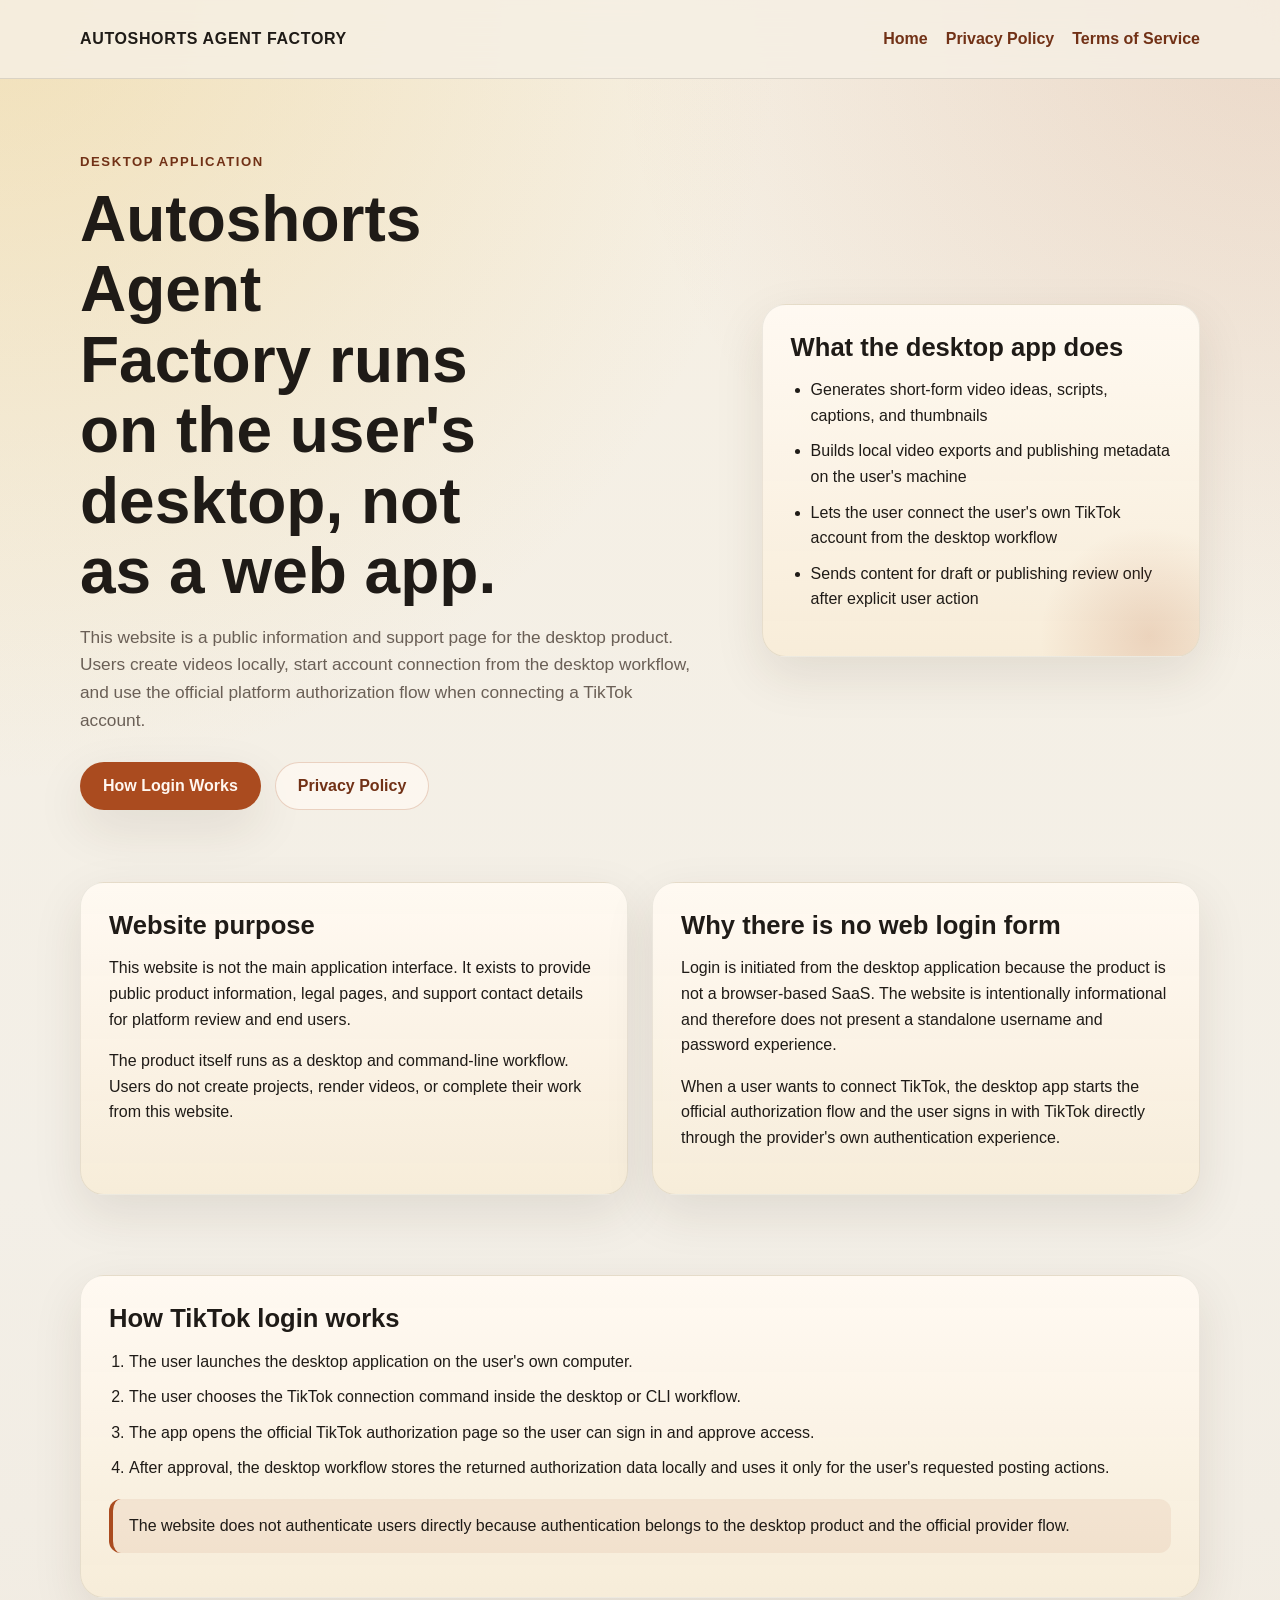
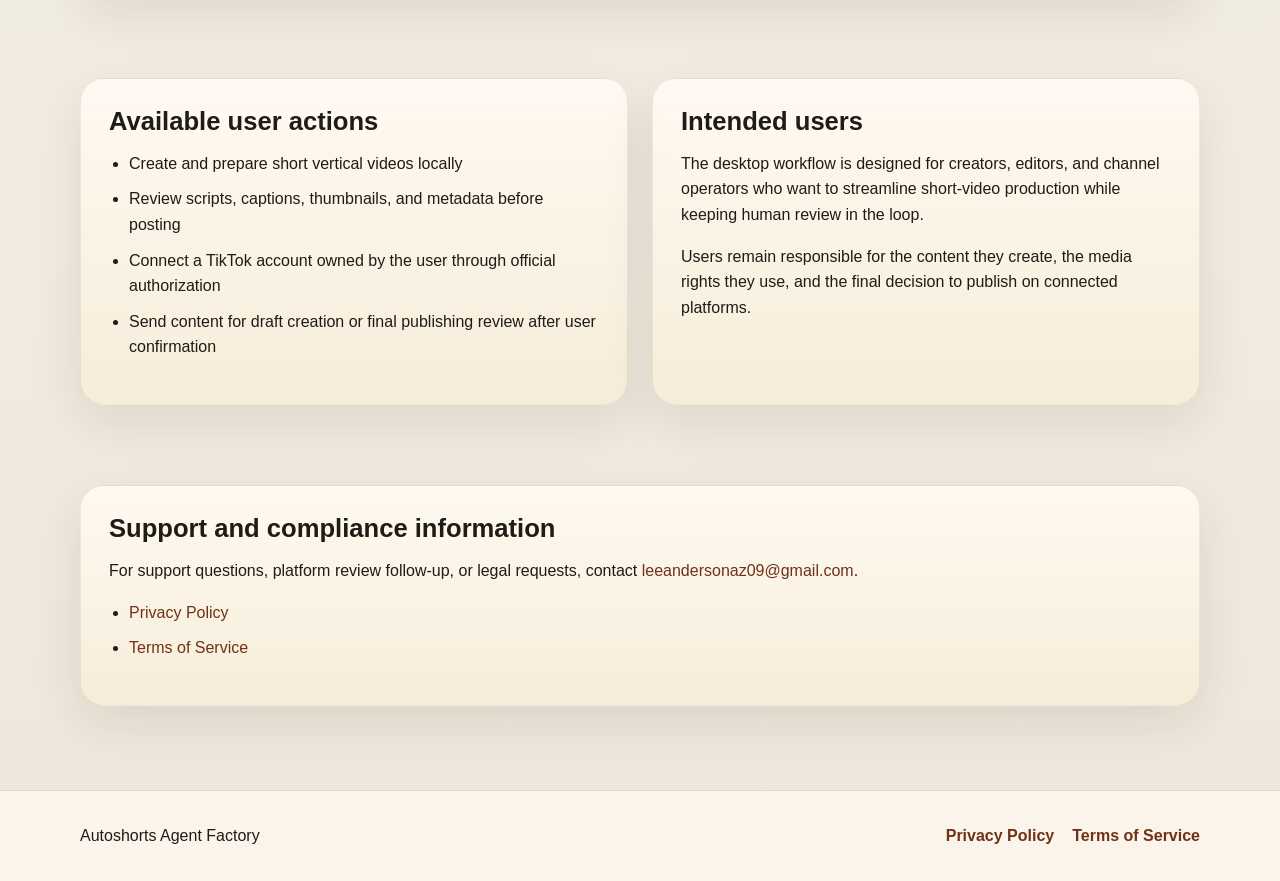
<file: index.html>
<!DOCTYPE html>
<html lang="en">
<head>
  <meta charset="UTF-8">
  <meta name="viewport" content="width=device-width, initial-scale=1.0">
  <title>Autoshorts Agent Factory</title>
  <meta name="description" content="Autoshorts Agent Factory is a desktop application that creates short-form videos and lets users connect their own TikTok account through an app-initiated authorization flow.">
  <link rel="stylesheet" href="./styles.css">
</head>
<body>
  <header class="site-header">
    <div class="container nav">
      <a class="brand" href="./index.html">Autoshorts Agent Factory</a>
      <nav class="nav-links" aria-label="Primary">
        <a href="./index.html">Home</a>
        <a href="./privacy.html">Privacy Policy</a>
        <a href="./terms.html">Terms of Service</a>
      </nav>
    </div>
  </header>

  <main>
    <section class="hero">
      <div class="container hero-grid">
        <div>
          <p class="eyebrow">Desktop Application</p>
          <h1>Autoshorts Agent Factory runs on the user's desktop, not as a web app.</h1>
          <p class="lead">
            This website is a public information and support page for the desktop product. Users create videos locally, start
            account connection from the desktop workflow, and use the official platform authorization flow when connecting a
            TikTok account.
          </p>
          <div class="actions">
            <a class="button primary" href="#login-flow">How Login Works</a>
            <a class="button secondary" href="./privacy.html">Privacy Policy</a>
          </div>
        </div>
        <div class="card spotlight">
          <h2>What the desktop app does</h2>
          <ul class="checklist">
            <li>Generates short-form video ideas, scripts, captions, and thumbnails</li>
            <li>Builds local video exports and publishing metadata on the user's machine</li>
            <li>Lets the user connect the user's own TikTok account from the desktop workflow</li>
            <li>Sends content for draft or publishing review only after explicit user action</li>
          </ul>
        </div>
      </div>
    </section>

    <section class="section">
      <div class="container grid-two">
        <article class="card">
          <h2>Website purpose</h2>
          <p>
            This website is not the main application interface. It exists to provide public product information, legal pages,
            and support contact details for platform review and end users.
          </p>
          <p>
            The product itself runs as a desktop and command-line workflow. Users do not create projects, render videos, or
            complete their work from this website.
          </p>
        </article>
        <article class="card">
          <h2>Why there is no web login form</h2>
          <p>
            Login is initiated from the desktop application because the product is not a browser-based SaaS. The website is
            intentionally informational and therefore does not present a standalone username and password experience.
          </p>
          <p>
            When a user wants to connect TikTok, the desktop app starts the official authorization flow and the user signs in
            with TikTok directly through the provider's own authentication experience.
          </p>
        </article>
      </div>
    </section>

    <section class="section" id="login-flow">
      <div class="container">
        <div class="card">
          <h2>How TikTok login works</h2>
          <ol class="flow-list">
            <li>The user launches the desktop application on the user's own computer.</li>
            <li>The user chooses the TikTok connection command inside the desktop or CLI workflow.</li>
            <li>The app opens the official TikTok authorization page so the user can sign in and approve access.</li>
            <li>After approval, the desktop workflow stores the returned authorization data locally and uses it only for the user's requested posting actions.</li>
          </ol>
          <p class="note">
            The website does not authenticate users directly because authentication belongs to the desktop product and the
            official provider flow.
          </p>
        </div>
      </div>
    </section>

    <section class="section">
      <div class="container grid-two">
        <article class="card">
          <h2>Available user actions</h2>
          <ul class="checklist">
            <li>Create and prepare short vertical videos locally</li>
            <li>Review scripts, captions, thumbnails, and metadata before posting</li>
            <li>Connect a TikTok account owned by the user through official authorization</li>
            <li>Send content for draft creation or final publishing review after user confirmation</li>
          </ul>
        </article>
        <article class="card">
          <h2>Intended users</h2>
          <p>
            The desktop workflow is designed for creators, editors, and channel operators who want to streamline short-video
            production while keeping human review in the loop.
          </p>
          <p>
            Users remain responsible for the content they create, the media rights they use, and the final decision to publish
            on connected platforms.
          </p>
        </article>
      </div>
    </section>

    <section class="section alt">
      <div class="container">
        <div class="card">
          <h2>Support and compliance information</h2>
          <p>
            For support questions, platform review follow-up, or legal requests, contact
            <a href="mailto:leeandersonaz09@gmail.com">leeandersonaz09@gmail.com</a>.
          </p>
          <ul class="link-list">
            <li><a href="./privacy.html">Privacy Policy</a></li>
            <li><a href="./terms.html">Terms of Service</a></li>
          </ul>
        </div>
      </div>
    </section>
  </main>

  <footer class="site-footer">
    <div class="container footer-content">
      <p>Autoshorts Agent Factory</p>
      <nav class="nav-links" aria-label="Footer">
        <a href="./privacy.html">Privacy Policy</a>
        <a href="./terms.html">Terms of Service</a>
      </nav>
    </div>
  </footer>
</body>
</html>
</file>
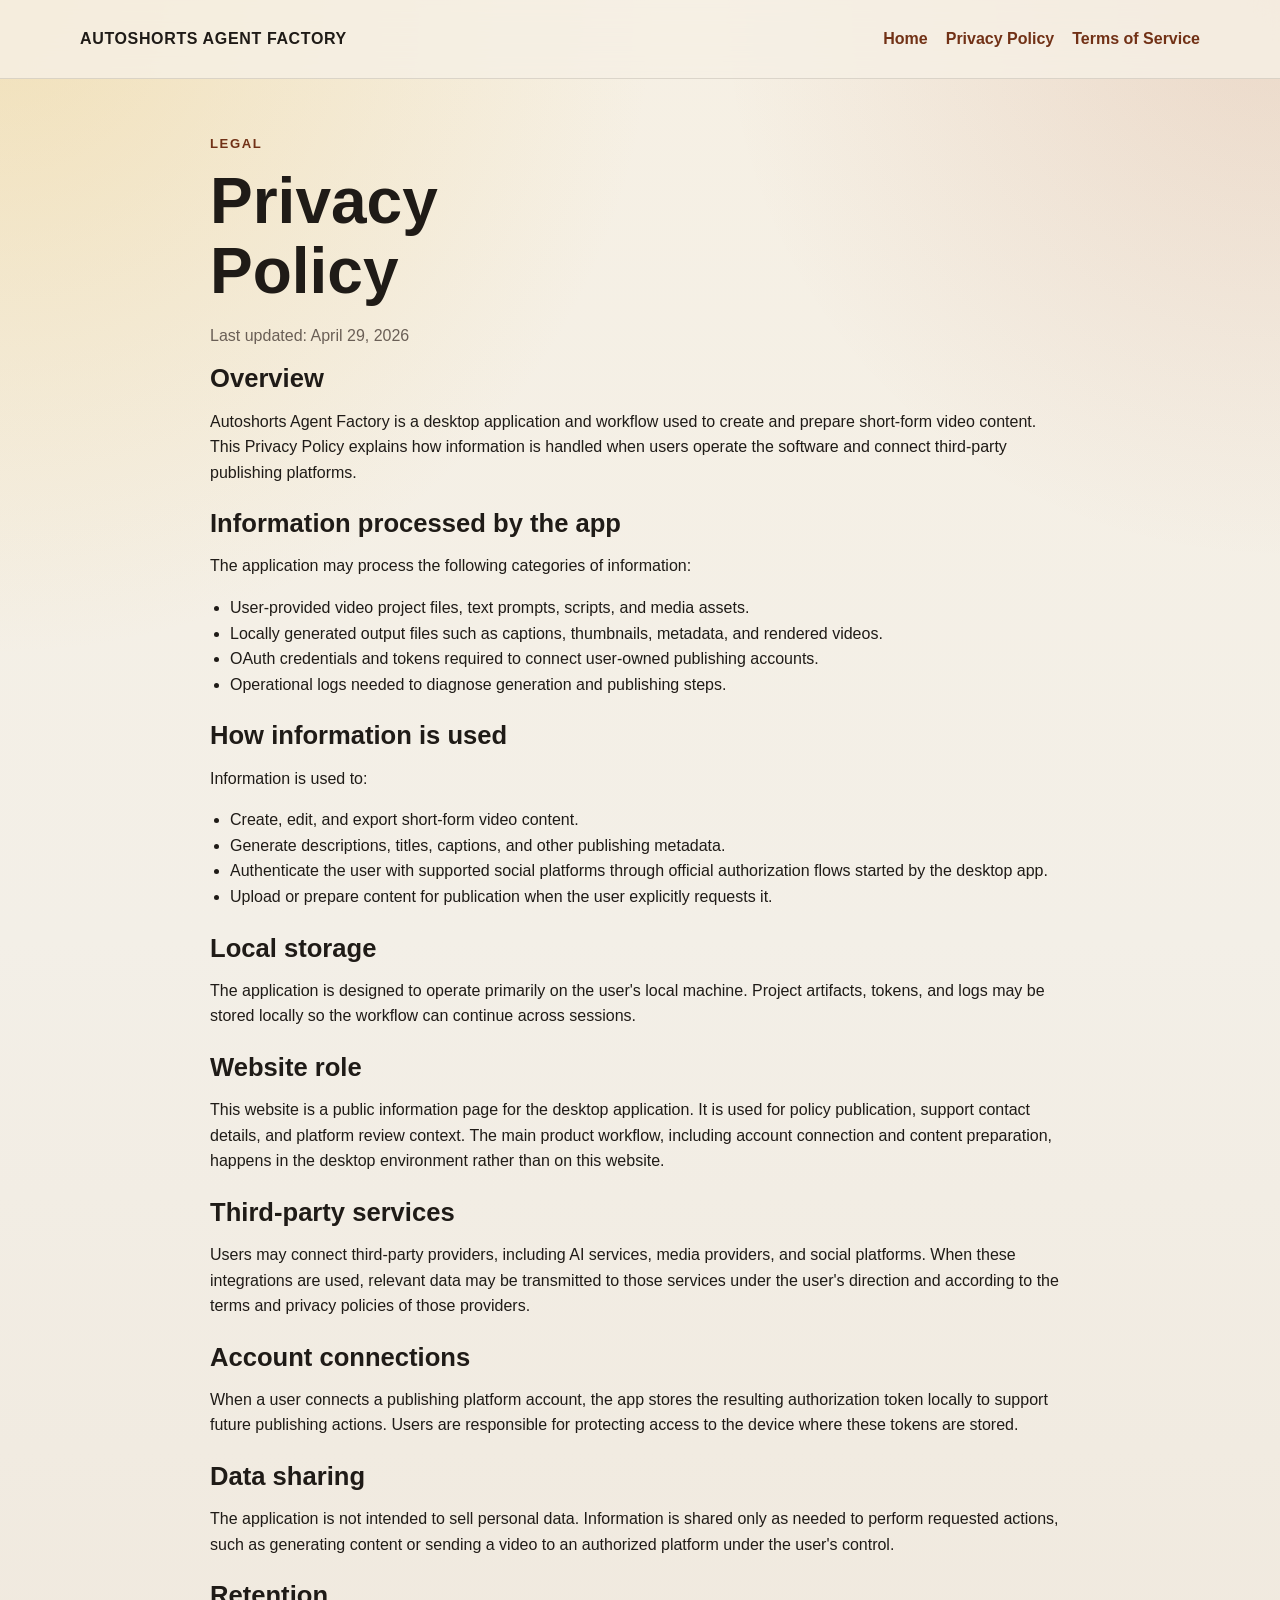
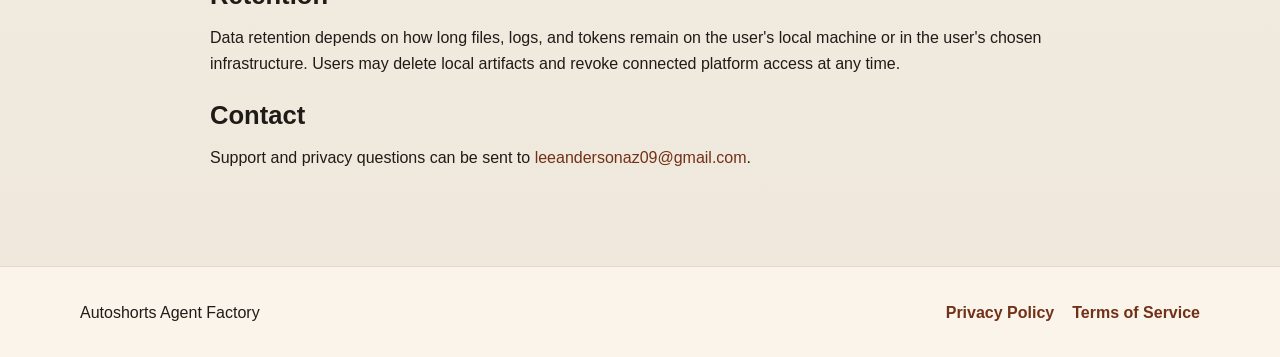
<file: privacy.html>
<!DOCTYPE html>
<html lang="en">
<head>
  <meta charset="UTF-8">
  <meta name="viewport" content="width=device-width, initial-scale=1.0">
  <title>Privacy Policy | Autoshorts Agent Factory</title>
  <meta name="description" content="Privacy Policy for the Autoshorts Agent Factory desktop application.">
  <link rel="stylesheet" href="./styles.css">
</head>
<body>
  <header class="site-header">
    <div class="container nav">
      <a class="brand" href="./index.html">Autoshorts Agent Factory</a>
      <nav class="nav-links" aria-label="Primary">
        <a href="./index.html">Home</a>
        <a href="./privacy.html">Privacy Policy</a>
        <a href="./terms.html">Terms of Service</a>
      </nav>
    </div>
  </header>

  <main class="section legal-page">
    <div class="container narrow">
      <p class="eyebrow">Legal</p>
      <h1>Privacy Policy</h1>
      <p class="muted">Last updated: April 29, 2026</p>

      <section class="legal-block">
        <h2>Overview</h2>
        <p>
          Autoshorts Agent Factory is a desktop application and workflow used to create and prepare short-form video content.
          This Privacy Policy explains how information is handled when users operate the software and connect third-party
          publishing platforms.
        </p>
      </section>

      <section class="legal-block">
        <h2>Information processed by the app</h2>
        <p>The application may process the following categories of information:</p>
        <ul>
          <li>User-provided video project files, text prompts, scripts, and media assets.</li>
          <li>Locally generated output files such as captions, thumbnails, metadata, and rendered videos.</li>
          <li>OAuth credentials and tokens required to connect user-owned publishing accounts.</li>
          <li>Operational logs needed to diagnose generation and publishing steps.</li>
        </ul>
      </section>

      <section class="legal-block">
        <h2>How information is used</h2>
        <p>Information is used to:</p>
        <ul>
          <li>Create, edit, and export short-form video content.</li>
          <li>Generate descriptions, titles, captions, and other publishing metadata.</li>
          <li>Authenticate the user with supported social platforms through official authorization flows started by the desktop app.</li>
          <li>Upload or prepare content for publication when the user explicitly requests it.</li>
        </ul>
      </section>

      <section class="legal-block">
        <h2>Local storage</h2>
        <p>
          The application is designed to operate primarily on the user's local machine. Project artifacts, tokens, and logs may
          be stored locally so the workflow can continue across sessions.
        </p>
      </section>

      <section class="legal-block">
        <h2>Website role</h2>
        <p>
          This website is a public information page for the desktop application. It is used for policy publication, support
          contact details, and platform review context. The main product workflow, including account connection and content
          preparation, happens in the desktop environment rather than on this website.
        </p>
      </section>

      <section class="legal-block">
        <h2>Third-party services</h2>
        <p>
          Users may connect third-party providers, including AI services, media providers, and social platforms. When these
          integrations are used, relevant data may be transmitted to those services under the user's direction and according to
          the terms and privacy policies of those providers.
        </p>
      </section>

      <section class="legal-block">
        <h2>Account connections</h2>
        <p>
          When a user connects a publishing platform account, the app stores the resulting authorization token locally to support
          future publishing actions. Users are responsible for protecting access to the device where these tokens are stored.
        </p>
      </section>

      <section class="legal-block">
        <h2>Data sharing</h2>
        <p>
          The application is not intended to sell personal data. Information is shared only as needed to perform requested
          actions, such as generating content or sending a video to an authorized platform under the user's control.
        </p>
      </section>

      <section class="legal-block">
        <h2>Retention</h2>
        <p>
          Data retention depends on how long files, logs, and tokens remain on the user's local machine or in the user's chosen
          infrastructure. Users may delete local artifacts and revoke connected platform access at any time.
        </p>
      </section>

      <section class="legal-block">
        <h2>Contact</h2>
        <p>
          Support and privacy questions can be sent to
          <a href="mailto:leeandersonaz09@gmail.com">leeandersonaz09@gmail.com</a>.
        </p>
      </section>
    </div>
  </main>

  <footer class="site-footer">
    <div class="container footer-content">
      <p>Autoshorts Agent Factory</p>
      <nav class="nav-links" aria-label="Footer">
        <a href="./privacy.html">Privacy Policy</a>
        <a href="./terms.html">Terms of Service</a>
      </nav>
    </div>
  </footer>
</body>
</html>
</file>
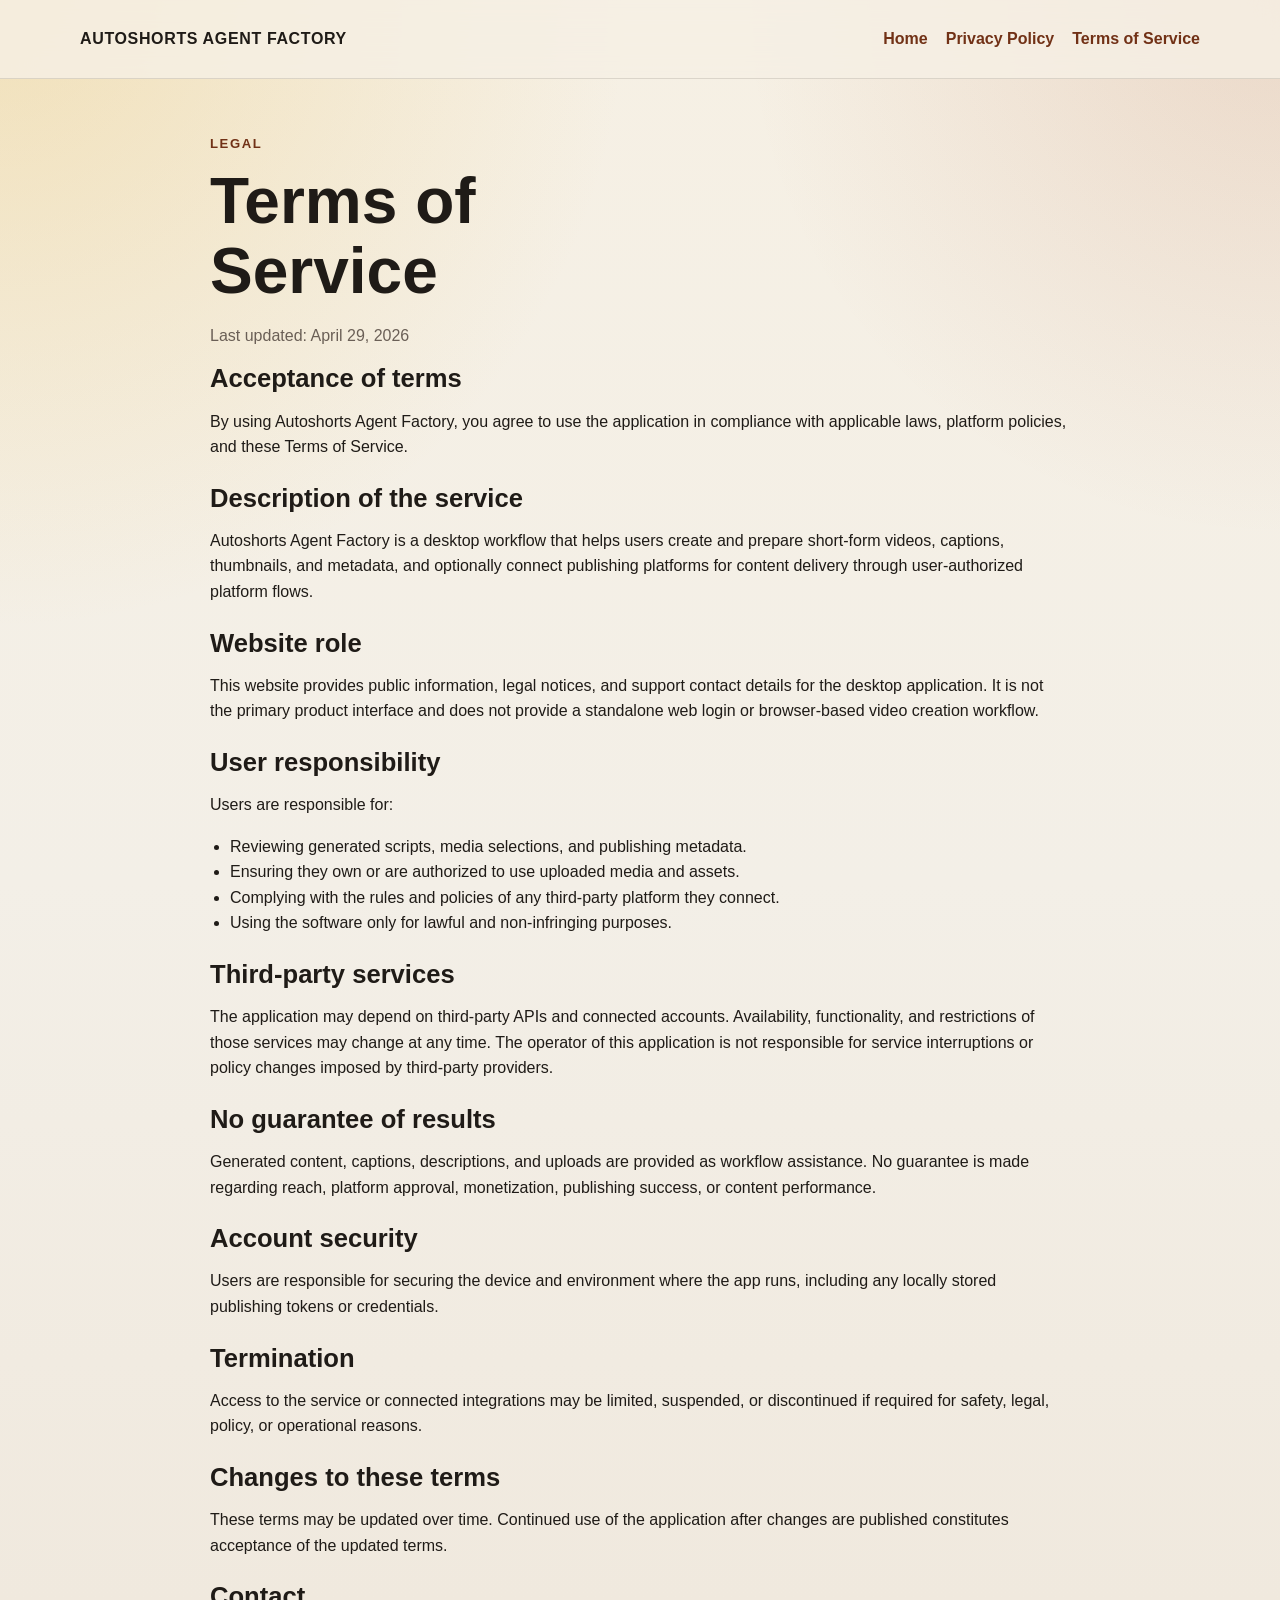
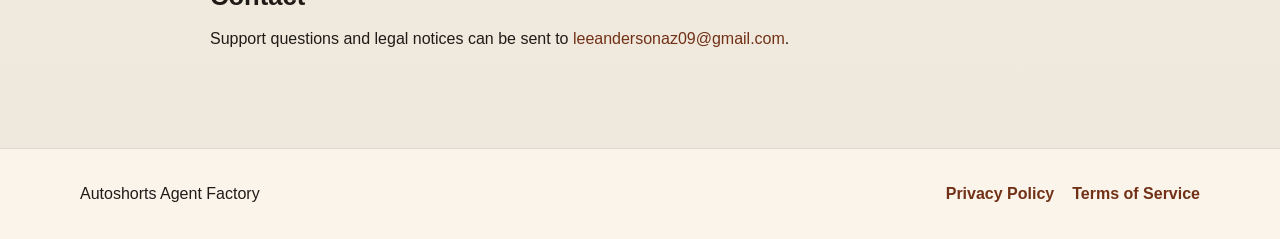
<file: terms.html>
<!DOCTYPE html>
<html lang="en">
<head>
  <meta charset="UTF-8">
  <meta name="viewport" content="width=device-width, initial-scale=1.0">
  <title>Terms of Service | Autoshorts Agent Factory</title>
  <meta name="description" content="Terms of Service for the Autoshorts Agent Factory desktop application.">
  <link rel="stylesheet" href="./styles.css">
</head>
<body>
  <header class="site-header">
    <div class="container nav">
      <a class="brand" href="./index.html">Autoshorts Agent Factory</a>
      <nav class="nav-links" aria-label="Primary">
        <a href="./index.html">Home</a>
        <a href="./privacy.html">Privacy Policy</a>
        <a href="./terms.html">Terms of Service</a>
      </nav>
    </div>
  </header>

  <main class="section legal-page">
    <div class="container narrow">
      <p class="eyebrow">Legal</p>
      <h1>Terms of Service</h1>
      <p class="muted">Last updated: April 29, 2026</p>

      <section class="legal-block">
        <h2>Acceptance of terms</h2>
        <p>
          By using Autoshorts Agent Factory, you agree to use the application in compliance with applicable laws, platform
          policies, and these Terms of Service.
        </p>
      </section>

      <section class="legal-block">
        <h2>Description of the service</h2>
        <p>
          Autoshorts Agent Factory is a desktop workflow that helps users create and prepare short-form videos, captions,
          thumbnails, and metadata, and optionally connect publishing platforms for content delivery through user-authorized
          platform flows.
        </p>
      </section>

      <section class="legal-block">
        <h2>Website role</h2>
        <p>
          This website provides public information, legal notices, and support contact details for the desktop application. It
          is not the primary product interface and does not provide a standalone web login or browser-based video creation
          workflow.
        </p>
      </section>

      <section class="legal-block">
        <h2>User responsibility</h2>
        <p>Users are responsible for:</p>
        <ul>
          <li>Reviewing generated scripts, media selections, and publishing metadata.</li>
          <li>Ensuring they own or are authorized to use uploaded media and assets.</li>
          <li>Complying with the rules and policies of any third-party platform they connect.</li>
          <li>Using the software only for lawful and non-infringing purposes.</li>
        </ul>
      </section>

      <section class="legal-block">
        <h2>Third-party services</h2>
        <p>
          The application may depend on third-party APIs and connected accounts. Availability, functionality, and restrictions
          of those services may change at any time. The operator of this application is not responsible for service interruptions
          or policy changes imposed by third-party providers.
        </p>
      </section>

      <section class="legal-block">
        <h2>No guarantee of results</h2>
        <p>
          Generated content, captions, descriptions, and uploads are provided as workflow assistance. No guarantee is made
          regarding reach, platform approval, monetization, publishing success, or content performance.
        </p>
      </section>

      <section class="legal-block">
        <h2>Account security</h2>
        <p>
          Users are responsible for securing the device and environment where the app runs, including any locally stored
          publishing tokens or credentials.
        </p>
      </section>

      <section class="legal-block">
        <h2>Termination</h2>
        <p>
          Access to the service or connected integrations may be limited, suspended, or discontinued if required for safety,
          legal, policy, or operational reasons.
        </p>
      </section>

      <section class="legal-block">
        <h2>Changes to these terms</h2>
        <p>
          These terms may be updated over time. Continued use of the application after changes are published constitutes
          acceptance of the updated terms.
        </p>
      </section>

      <section class="legal-block">
        <h2>Contact</h2>
        <p>
          Support questions and legal notices can be sent to
          <a href="mailto:leeandersonaz09@gmail.com">leeandersonaz09@gmail.com</a>.
        </p>
      </section>
    </div>
  </main>

  <footer class="site-footer">
    <div class="container footer-content">
      <p>Autoshorts Agent Factory</p>
      <nav class="nav-links" aria-label="Footer">
        <a href="./privacy.html">Privacy Policy</a>
        <a href="./terms.html">Terms of Service</a>
      </nav>
    </div>
  </footer>
</body>
</html>
</file>
<file: styles.css>
:root {
  --bg: #f3efe7;
  --surface: #fffaf2;
  --surface-strong: #f7ecd8;
  --text: #1f1b17;
  --muted: #6a5f56;
  --line: rgba(31, 27, 23, 0.12);
  --accent: #aa4b1f;
  --accent-dark: #713116;
  --shadow: 0 18px 50px rgba(63, 39, 19, 0.1);
  --radius: 24px;
  --container: 1120px;
}

* {
  box-sizing: border-box;
}

html {
  scroll-behavior: smooth;
}

body {
  margin: 0;
  font-family: "Segoe UI", Tahoma, Geneva, Verdana, sans-serif;
  color: var(--text);
  background:
    radial-gradient(circle at top left, rgba(233, 196, 106, 0.35), transparent 28%),
    radial-gradient(circle at top right, rgba(170, 75, 31, 0.14), transparent 24%),
    linear-gradient(180deg, #f6f0e4 0%, var(--bg) 48%, #efe7db 100%);
  line-height: 1.6;
}

a {
  color: var(--accent-dark);
  text-decoration: none;
}

a:hover {
  text-decoration: underline;
}

.container {
  width: min(calc(100% - 40px), var(--container));
  margin: 0 auto;
}

.narrow {
  width: min(calc(100% - 40px), 860px);
}

.site-header {
  position: sticky;
  top: 0;
  z-index: 10;
  backdrop-filter: blur(16px);
  background: rgba(246, 240, 228, 0.82);
  border-bottom: 1px solid var(--line);
}

.nav {
  display: flex;
  align-items: center;
  justify-content: space-between;
  gap: 16px;
  min-height: 78px;
}

.brand {
  font-size: 1rem;
  font-weight: 800;
  letter-spacing: 0.04em;
  text-transform: uppercase;
  color: var(--text);
}

.nav-links {
  display: flex;
  gap: 18px;
  flex-wrap: wrap;
}

.nav-links a {
  font-weight: 600;
}

.hero {
  padding: 72px 0 44px;
}

.hero-grid,
.grid-two {
  display: grid;
  gap: 24px;
}

.hero-grid {
  grid-template-columns: 1.35fr 0.9fr;
  align-items: center;
}

.grid-two {
  grid-template-columns: repeat(2, minmax(0, 1fr));
}

.eyebrow {
  margin: 0 0 12px;
  color: var(--accent-dark);
  font-size: 0.82rem;
  font-weight: 800;
  letter-spacing: 0.12em;
  text-transform: uppercase;
}

h1,
h2 {
  line-height: 1.1;
  margin: 0 0 16px;
}

h1 {
  font-size: clamp(2.4rem, 5vw, 4.6rem);
  max-width: 12ch;
}

h2 {
  font-size: clamp(1.45rem, 2vw, 2.1rem);
}

.lead,
.muted {
  color: var(--muted);
}

.lead {
  font-size: 1.08rem;
  max-width: 64ch;
}

.actions {
  display: flex;
  gap: 14px;
  flex-wrap: wrap;
  margin-top: 28px;
}

.button {
  display: inline-flex;
  align-items: center;
  justify-content: center;
  min-height: 48px;
  padding: 0 22px;
  border-radius: 999px;
  border: 1px solid transparent;
  font-weight: 700;
}

.button:hover {
  text-decoration: none;
}

.button.primary {
  background: var(--accent);
  color: #fff7f0;
  box-shadow: var(--shadow);
}

.button.secondary {
  background: rgba(255, 250, 242, 0.7);
  border-color: rgba(170, 75, 31, 0.22);
  color: var(--accent-dark);
}

.section {
  padding: 28px 0 52px;
}

.section.alt {
  padding-bottom: 84px;
}

.card {
  background: linear-gradient(180deg, rgba(255, 250, 242, 0.94), rgba(247, 236, 216, 0.92));
  border: 1px solid rgba(31, 27, 23, 0.08);
  border-radius: var(--radius);
  box-shadow: var(--shadow);
  padding: 28px;
}

.spotlight {
  position: relative;
  overflow: hidden;
}

.spotlight::after {
  content: "";
  position: absolute;
  inset: auto -60px -90px auto;
  width: 220px;
  height: 220px;
  border-radius: 50%;
  background: radial-gradient(circle, rgba(170, 75, 31, 0.16), transparent 70%);
}

.checklist,
.link-list,
.legal-block ul,
.flow-list {
  padding-left: 20px;
}

.flow-list li + li,
.checklist li + li,
.link-list li + li {
  margin-top: 10px;
}

.note {
  margin-top: 18px;
  padding: 14px 16px;
  border-left: 4px solid var(--accent);
  background: rgba(170, 75, 31, 0.08);
  border-radius: 12px;
}

.site-footer {
  border-top: 1px solid var(--line);
  background: rgba(255, 250, 242, 0.72);
}

.footer-content {
  display: flex;
  align-items: center;
  justify-content: space-between;
  gap: 16px;
  min-height: 90px;
  flex-wrap: wrap;
}

.legal-page {
  padding-top: 54px;
  padding-bottom: 80px;
}

.legal-block + .legal-block {
  margin-top: 24px;
}

@media (max-width: 860px) {
  .hero-grid,
  .grid-two {
    grid-template-columns: 1fr;
  }

  .nav,
  .footer-content {
    align-items: flex-start;
    flex-direction: column;
    justify-content: center;
    padding: 14px 0;
  }

  h1 {
    max-width: none;
  }
}
</file>
